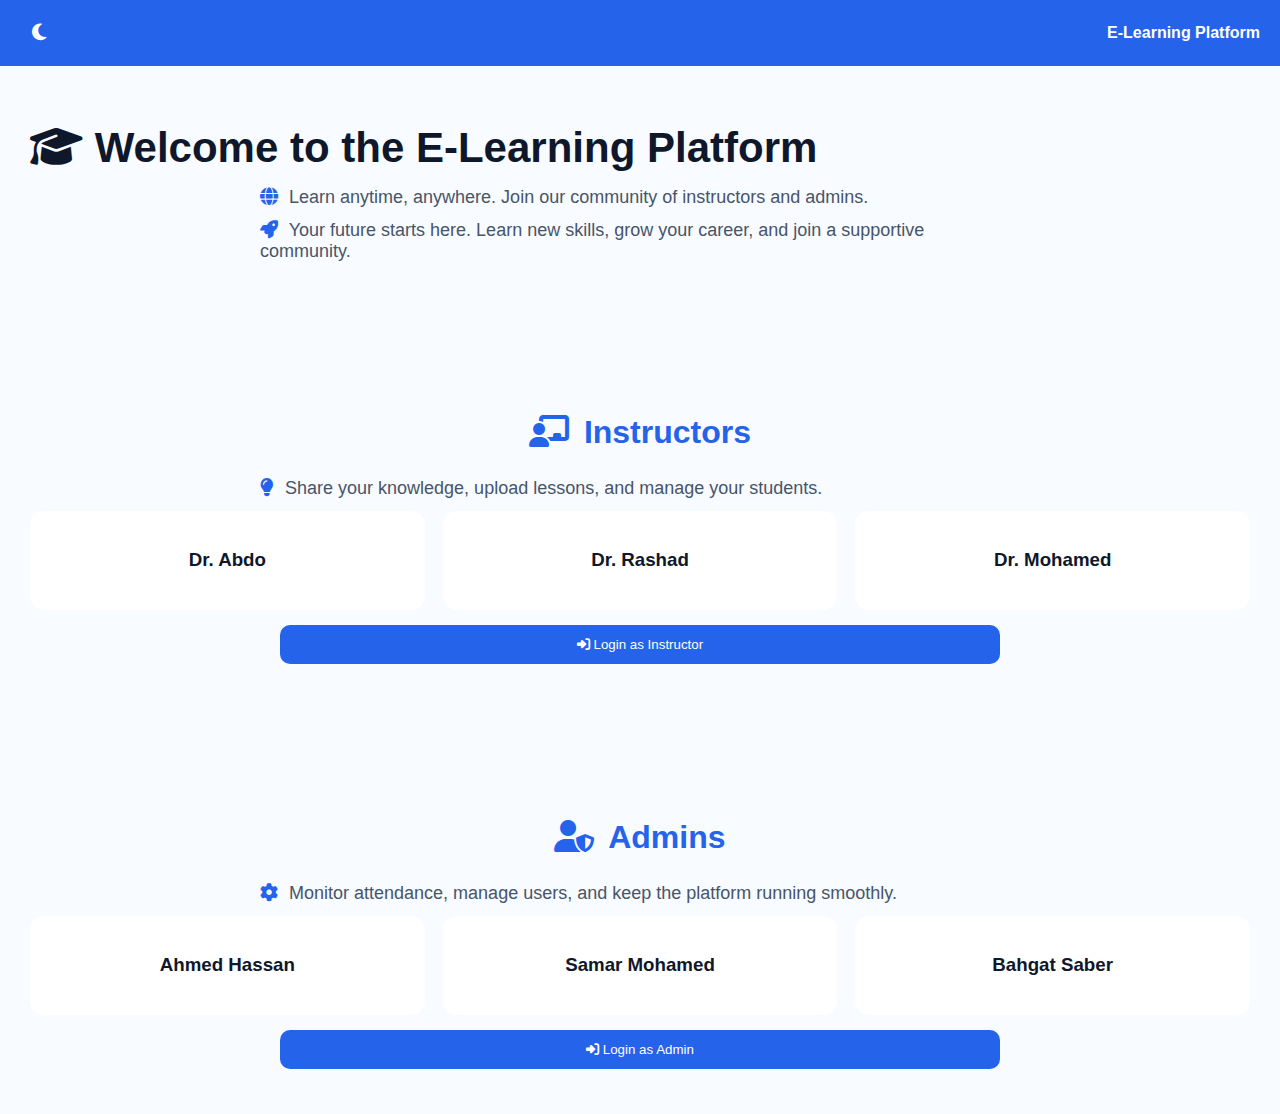
<file: final project - Copy/index.html>
<!DOCTYPE html>
<html lang="en">
<head>
<meta charset="UTF-8">
<meta name="viewport" content="width=device-width, initial-scale=1.0">
<title>E-Learning Platform</title>

<!-- CSS -->
<link rel="stylesheet" href="css/variables.css">
<link rel="stylesheet" href="css/main.css">
<link rel="stylesheet" href="css/animations.css">
<link rel="stylesheet" href="css/landing.css">

<!-- Font Awesome -->
<link rel="stylesheet" href="https://cdnjs.cloudflare.com/ajax/libs/font-awesome/6.5.0/css/all.min.css">

<style>
/* ================= Login Button Width - same as cards ================= */
.students .loginBtn,
.instructors .loginBtn,
.admins .loginBtn {
    display: block;
    width: 100%; /* نفس عرض الـ container / cards */
    max-width: 720px; /* نفس عرض الـ cards container */
    margin: 15px auto; /* مركزي */
    text-align: center;
}

/* ================= Navbar adjustments ================= */
.nav {
    display: flex;
    justify-content: space-between;
    align-items: center;
    padding: 10px 20px;
}

.nav-buttons button {
    background: none;
    border: none;
    cursor: pointer;
    font-size: 1.2rem;
}
</style>
</head>
<body>

<!-- Navbar -->
<div class="nav" id="navbar">
    <div class="nav-buttons">
        <button onclick="toggleTheme()" id="themeIcon">
            <i class="fa-solid fa-moon"></i>
        </button>
    </div>
    <b class="nav-title">E-Learning Platform</b>
</div>

<!-- Hero -->
<div class="container">
    <h1><i class="fa-solid fa-graduation-cap"></i> Welcome to the E-Learning Platform</h1>
    <p><i class="fa-solid fa-globe"></i> Learn anytime, anywhere. Join our community of instructors and admins.</p>
    <p><i class="fa-solid fa-rocket"></i> Your future starts here. Learn new skills, grow your career, and join a supportive community.</p>
</div>

<!-- Instructors -->
<div class="container instructors">
    <h2 class="section-title"><i class="fa-solid fa-chalkboard-teacher"></i> Instructors</h2>
    <p><i class="fa-solid fa-lightbulb"></i> Share your knowledge, upload lessons, and manage your students.</p>
    <div class="cards">
        <div class="card"><h3>Dr. Abdo</h3></div>
        <div class="card"><h3>Dr. Rashad</h3></div>
        <div class="card"><h3>Dr. Mohamed</h3></div>
    </div>
    <button class="loginBtn" onclick="goToLogin('instructor')">
        <i class="fa-solid fa-right-to-bracket"></i> Login as Instructor
    </button>
</div>

<!-- Admins -->
<div class="container admins">
    <h2 class="section-title"><i class="fa-solid fa-user-shield"></i> Admins</h2>
    <p><i class="fa-solid fa-gear"></i> Monitor attendance, manage users, and keep the platform running smoothly.</p>
    <div class="cards">
        <div class="card"><h3>Ahmed Hassan</h3></div>
        <div class="card"><h3>Samar Mohamed</h3></div>
        <div class="card"><h3>Bahgat Saber</h3></div>
    </div>
    <button class="loginBtn" onclick="goToLogin('admin')">
        <i class="fa-solid fa-right-to-bracket"></i> Login as Admin
    </button>
</div>

<script src="js/data.js"></script>

<script>
function goToLogin(role){
    window.location.href = "html/login page/index.html?role=" + role;
}

// Dark Mode toggle with icon
function toggleTheme(){
    document.body.classList.toggle("dark");
    document.getElementById("navbar").classList.toggle("dark");

    const icon = document.getElementById("themeIcon").firstElementChild;
    const isDark = document.body.classList.contains("dark");
    icon.className = isDark ? "fa-solid fa-sun" : "fa-solid fa-moon";

    localStorage.setItem("dark", isDark);
}

// Apply theme on load
document.addEventListener("DOMContentLoaded", () => {
    if(localStorage.getItem("dark") === "true"){
        document.body.classList.add("dark");
        document.getElementById("navbar").classList.add("dark");
        document.getElementById("themeIcon").firstElementChild.className =
            "fa-solid fa-sun";
    }
});
</script>
</body>
</html>
</file>
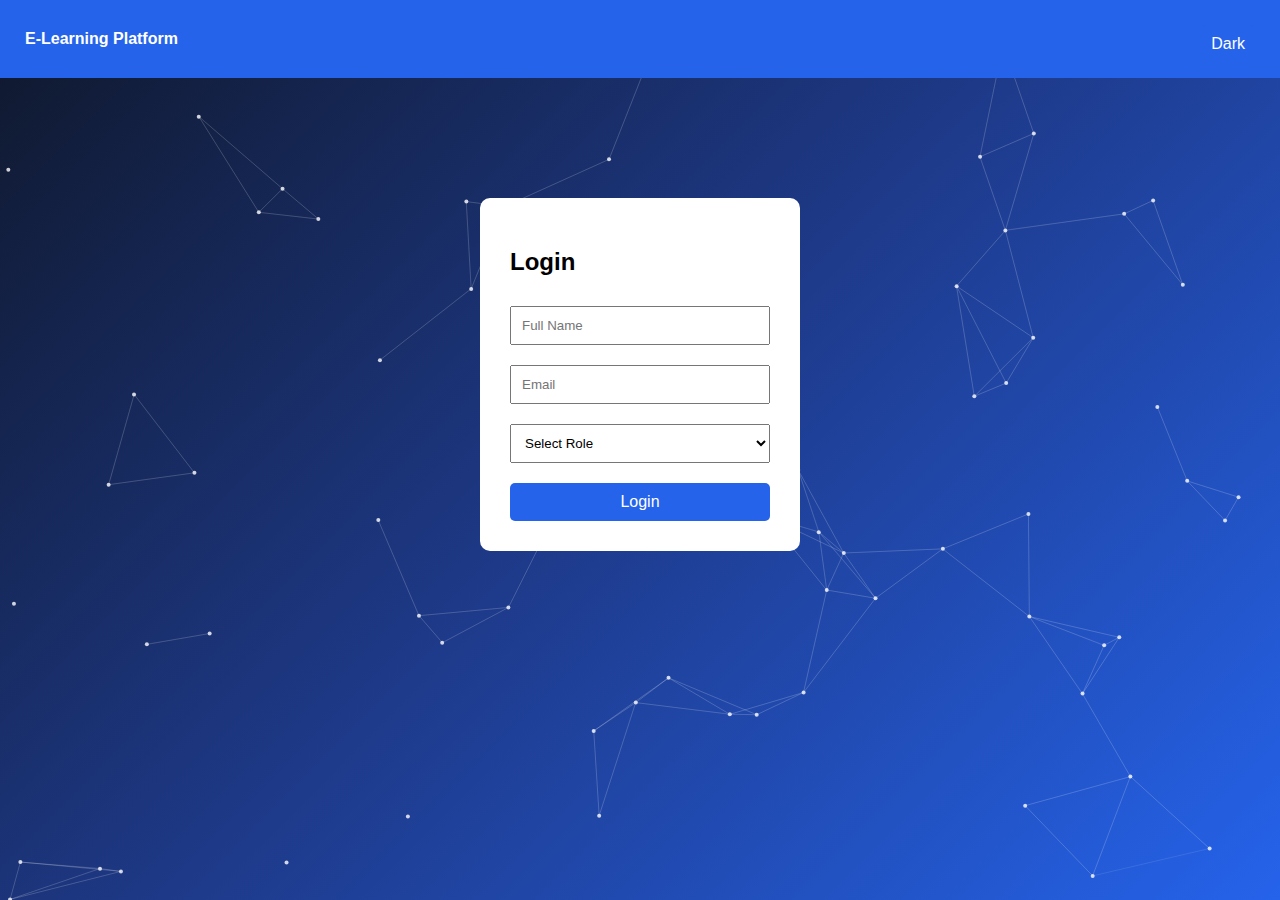
<file: final project - Copy - Copy/html/login page/index.html>
<!DOCTYPE html>
<html lang="en">
<head>
    <meta charset="UTF-8">
    <title>E-Learning Platform</title>
    <link rel="stylesheet" href="../../css/variables.css">
    <link rel="stylesheet" href="../../css/main.css">
    <link rel="stylesheet" href="../../css/animations.css">
</head>
<body>
    <div class="nav">
        <b>E-Learning Platform</b>
        <div>
            <button onclick="toggleDark()">Dark</button>
        </div>
    </div>

    <div id="login" class="login">
        <h2>Login</h2>
        <input id="name" placeholder="Full Name">
        <input id="email" placeholder="Email">
        <select id="role">
            <option value="">Select Role</option>
            <option value="student">Student</option>
            <option value="instructor">Instructor</option>
            <option value="admin">Admin</option>
        </select>
        <button onclick="login()">Login</button>
    </div>

    <script src="../../js/data.js"></script>
    <script src="../../js/auth.js"></script>
    <script src="../../js/animations.js"></script>
</body>
</html>
</file>
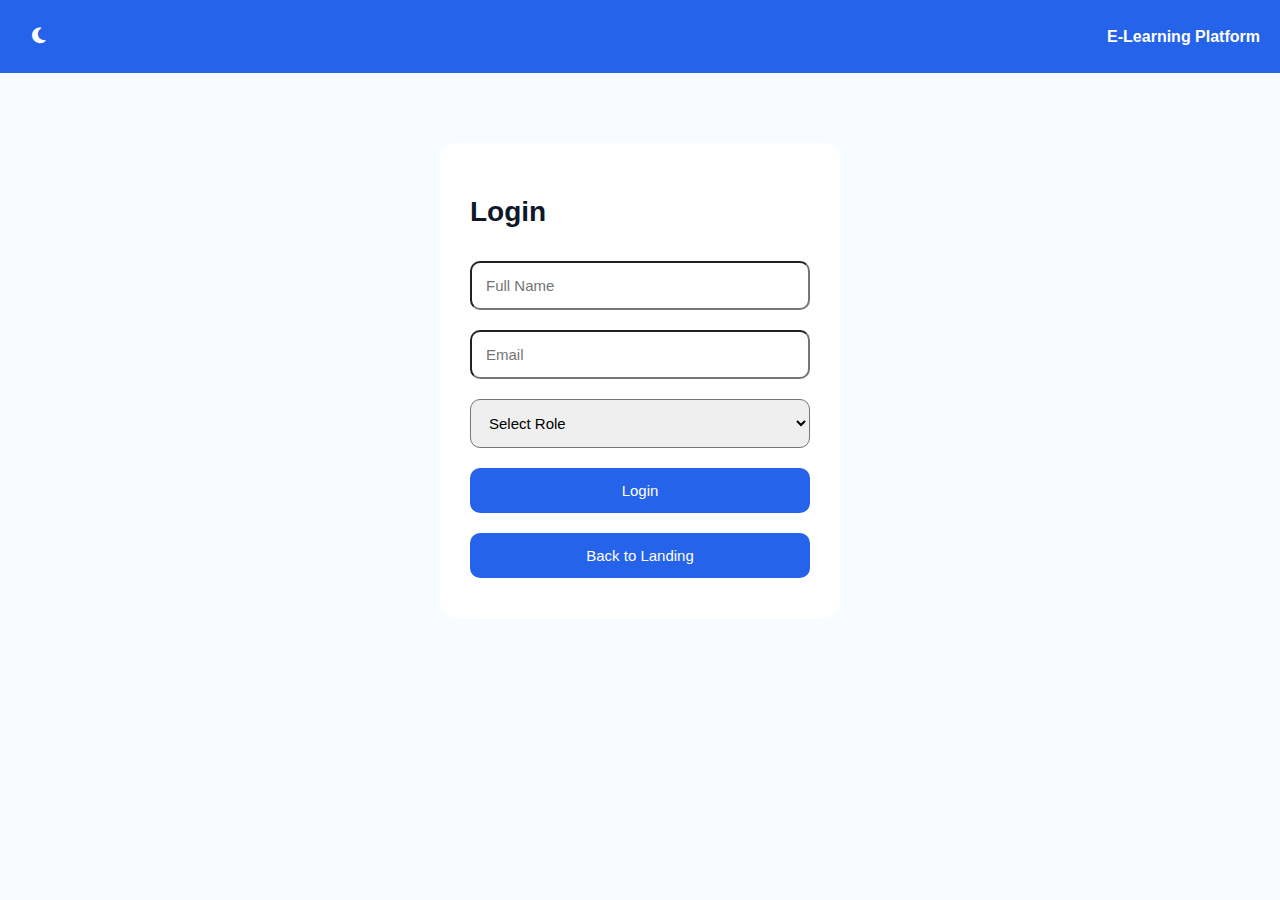
<file: final project - Copy/html/login page/index.html>
<!DOCTYPE html>
<html lang="en">
<head>
<meta charset="UTF-8">
<title>Login</title>
<meta name="viewport" content="width=device-width, initial-scale=1.0">

<link rel="stylesheet" href="../../css/variables.css">
<link rel="stylesheet" href="../../css/main.css">
<link rel="stylesheet" href="../../css/animations.css">

<!-- Font Awesome -->
<link rel="stylesheet" href="https://cdnjs.cloudflare.com/ajax/libs/font-awesome/6.5.0/css/all.min.css">
</head>
<body>

<!-- Navbar -->
<div class="nav" id="navbar">
    <div class="nav-buttons">
        <button onclick="toggleTheme()" id="themeIcon">
            <i class="fa-solid fa-moon"></i>
        </button>
    </div>
    <b class="nav-title">E-Learning Platform</b>
</div>

<!-- Login Box -->
<div class="login">
    <h2>Login</h2>
    <input id="name" placeholder="Full Name">
    <input id="email" type="email" placeholder="Email">
    <select id="role">
        <option value="">Select Role</option>
        <option value="student">Student</option>
        <option value="instructor">Instructor</option>
        <option value="admin">Admin</option>
    </select>
    <button onclick="login()">Login</button>
    <button class="backBtn" onclick="goToLanding()">Back to Landing</button>
</div>

<script src="../../js/data.js"></script>
<script src="../../js/auth.js"></script>

<script>
// Toggle Dark / Light Theme
function toggleTheme(){
    document.body.classList.toggle("dark");
    document.getElementById("navbar").classList.toggle("dark");

    const icon = document.getElementById("themeIcon").firstElementChild;
    const isDark = document.body.classList.contains("dark");

    icon.className = isDark ? "fa-solid fa-sun" : "fa-solid fa-moon";
    localStorage.setItem("dark", isDark);
}

// Apply theme on load
document.addEventListener("DOMContentLoaded", () => {
    if(localStorage.getItem("dark") === "true"){
        document.body.classList.add("dark");
        document.getElementById("navbar").classList.add("dark");
        document.getElementById("themeIcon").firstElementChild.className =
            "fa-solid fa-sun";
    }
});

// Go to Landing Page
function goToLanding(){
    window.location.href = "../../index.html";
}
</script>

</body>
</html>
</file>
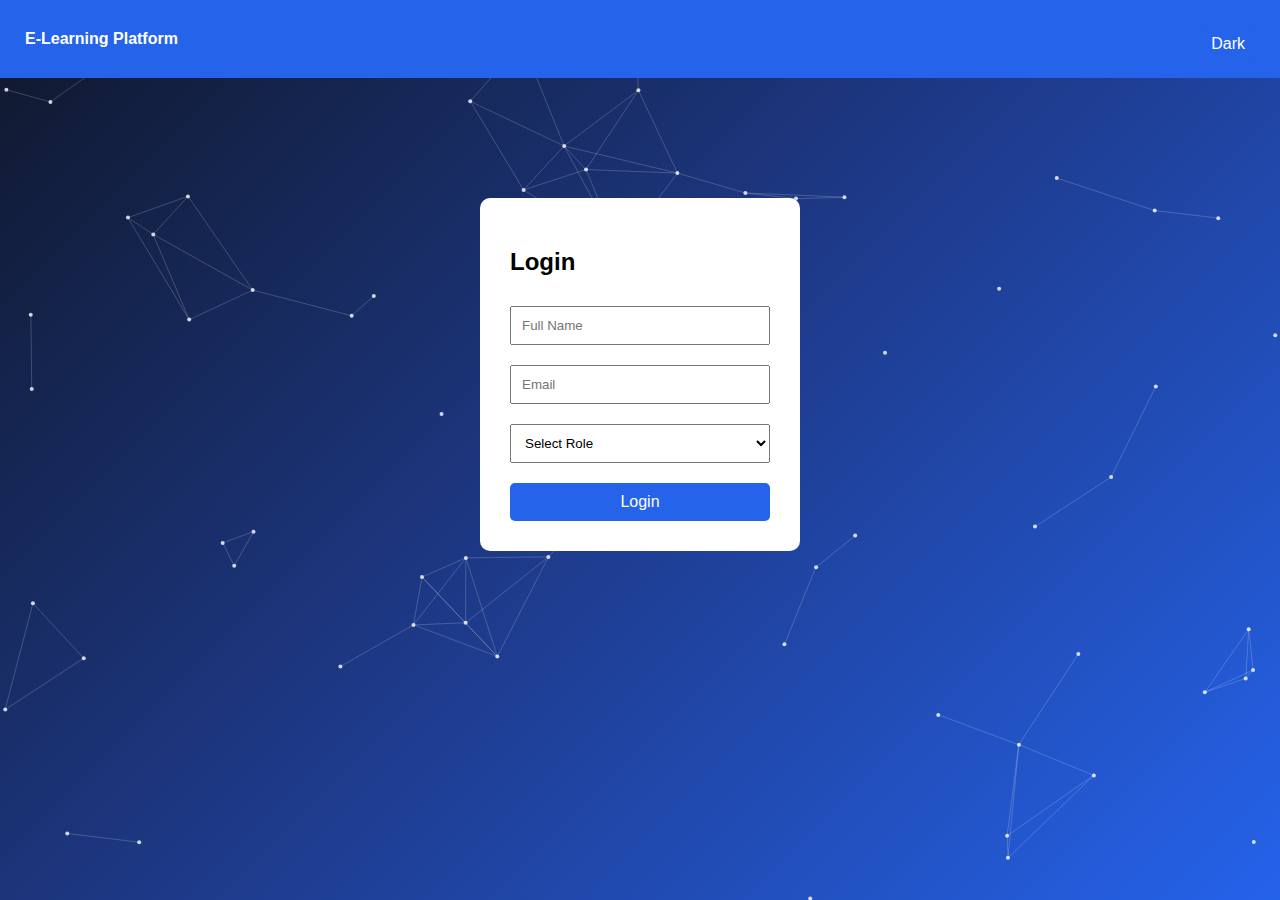
<file: final project - Copy - Copy/html/pages/admin/index.html>
<!DOCTYPE html>
<html lang="en">
<head>
    <meta charset="UTF-8">
    <title>Admin Dashboard</title>
    <link rel="stylesheet" href="../../../css/variables.css">
    <link rel="stylesheet" href="../../../css/main.css">
    <link rel="stylesheet" href="../../../css/animations.css">
</head>
<body>
    <div class="nav">
        <b>Admin Dashboard</b>
        <div>
            <button onclick="toggleDark()">Dark</button>
            <button onclick="logout()">Logout</button>
        </div>
    </div>

    <div class="container">
        <h3>Instructor Attendance</h3>
        <div class="cards" id="adminInstructors"></div>

        <h3>Student Attendance</h3>
        <div class="cards" id="adminStudents"></div>
    </div>

    <script src="../../../js/data.js"></script>
    <script src="../../../js/admin.js"></script>
    <script src="../../../js/auth.js"></script>
    <script src="../../../js/animations.js"></script>
</body>
</html>
</file>
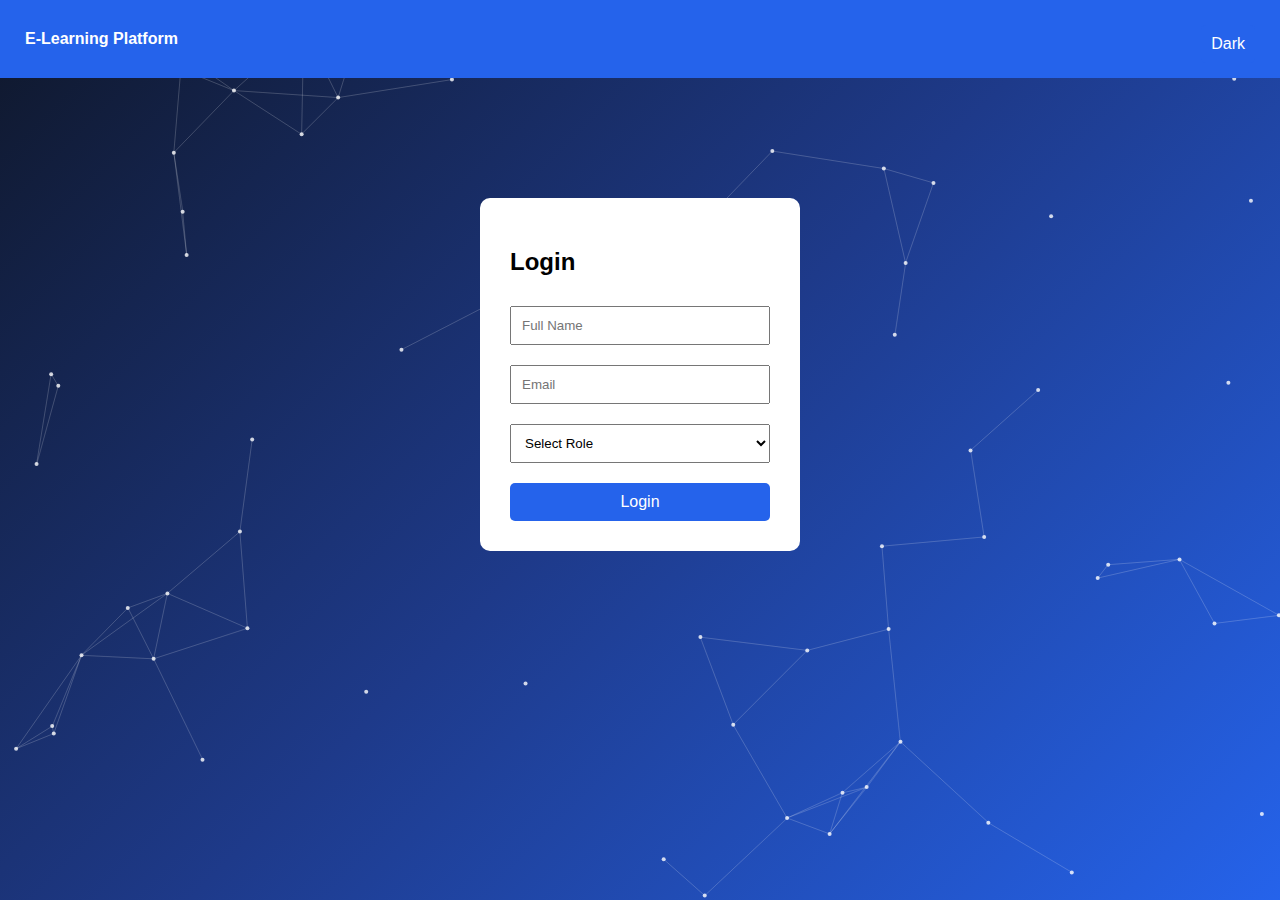
<file: final project - Copy - Copy/html/pages/instructor/index.html>
<!DOCTYPE html>
<html lang="en">
<head>
    <meta charset="UTF-8">
    <title>Instructor Dashboard</title>
    <link rel="stylesheet" href="../../../css/variables.css">
    <link rel="stylesheet" href="../../../css/main.css">
    <link rel="stylesheet" href="../../../css/animations.css">
</head>
<body>
    <div class="nav">
        <b>Instructor Dashboard</b>
        <div>
            <button onclick="toggleDark()">Dark</button>
            <button onclick="logout()">Logout</button>
        </div>
    </div>

    <div class="container">
        <div class="card">My Courses: <b>2</b></div>
        <div class="card">Students Enrolled: <b>60</b></div>
        <div class="card">Upload New Lesson</div>
        <div class="card"><b>Attendance rate first course 50/60 </b></div>
        <div class="card"><b>Attendance rate second course 60/60</b></div>
    </div>

    <script src="../../../js/data.js"></script>
    <script src="../../../js/instructor.js"></script>
    <script src="../../../js/auth.js"></script>
    <script src="../../../js/animations.js"></script>
</body>
</html>
</file>
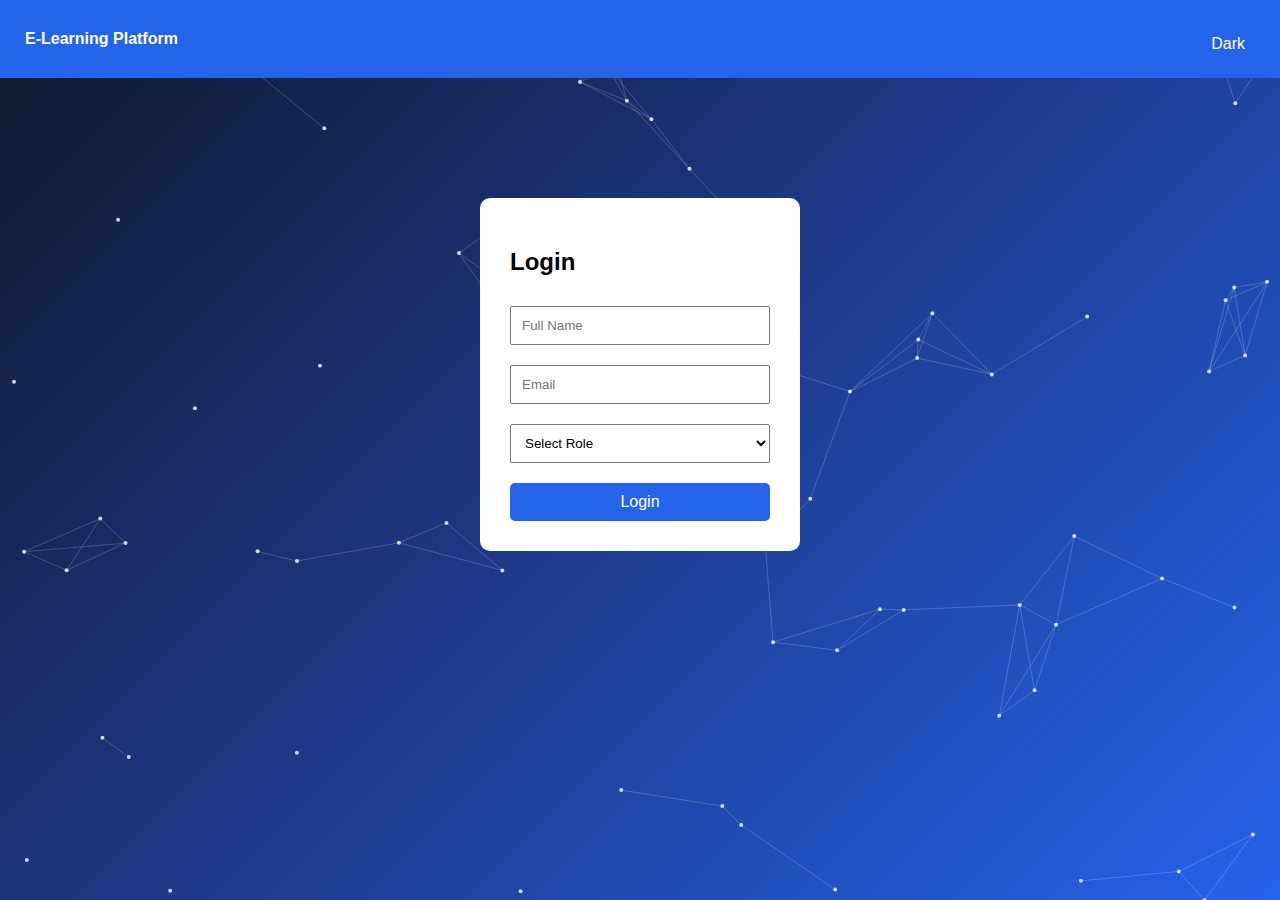
<file: final project - Copy - Copy/html/pages/student/index.html>
<!DOCTYPE html>
<html lang="en">
<head>
    <meta charset="UTF-8">
    <title>Student Dashboard</title>
    <link rel="stylesheet" href="../../../css/variables.css">
    <link rel="stylesheet" href="../../../css/main.css">
    <link rel="stylesheet" href="../../../css/animations.css">
</head>
<body>
    <canvas id="ai-bg"></canvas> <!-- الخلفية المتحركة -->

    <div class="nav">
        <b>Student Dashboard</b>
        <div>
            <button onclick="toggleDark()">Dark</button>
            <button onclick="logout()">Logout</button>
        </div>
    </div>

    <div class="container">
        <h2 id="studentTitle"></h2> <!-- Welcome + اسم الطالب -->
        <div class="cards" id="studentCourses"></div>
    </div>

    <script src="../../../js/data.js"></script>
    <script src="../../../js/student.js"></script>
    <script src="../../../js/auth.js"></script>
    <script src="../../../js/animations.js"></script>
</body>
</html>
</file>
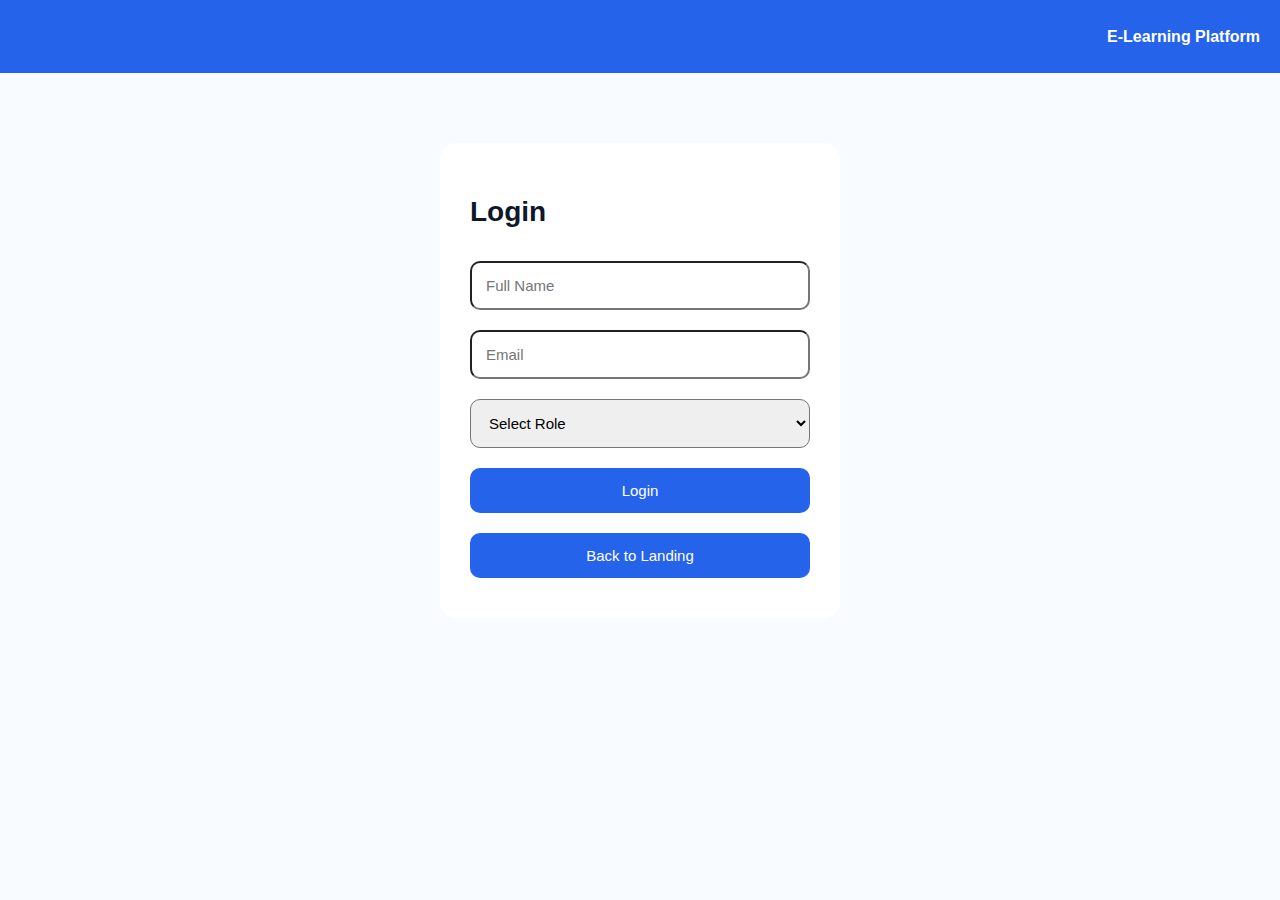
<file: final project - Copy/html/pages/admin/index.html>
<!DOCTYPE html>
<html lang="en">
<head>
    <meta charset="UTF-8">
    <title>Admin Dashboard</title>
    <meta name="viewport" content="width=device-width, initial-scale=1.0">
    <link rel="stylesheet" href="../../../css/variables.css">
    <link rel="stylesheet" href="../../../css/main.css">
    <link rel="stylesheet" href="../../../css/animations.css">
    <!-- Font Awesome -->
    <link rel="stylesheet" href="https://cdnjs.cloudflare.com/ajax/libs/font-awesome/6.5.0/css/all.min.css">
</head>
<body>

<!-- Navbar -->
<div class="nav" id="navbar">
    <div class="nav-buttons">
        <button onclick="toggleTheme()" id="themeIcon">
            <i class="fa-solid fa-moon"></i>
        </button>
        <button onclick="logout()">Logout</button>
    </div>
    <b class="nav-title">Admin Dashboard</b>
</div>

<!-- Attendance Cards -->
<div class="container">
    <h3>Instructor Attendance</h3>
    <div class="cards" id="adminInstructors"></div>

    <h3>Student Attendance</h3>
    <div class="cards" id="adminStudents"></div>
</div>

<script src="../../../js/data.js"></script>
<script src="../../../js/admin.js"></script>
<script src="../../../js/auth.js"></script>
<script src="../../../js/animations.js"></script>

<script>
// Toggle Dark / Light Theme
function toggleTheme(){
    document.body.classList.toggle("dark");
    document.getElementById("navbar").classList.toggle("dark");

    const icon = document.getElementById("themeIcon").firstElementChild;
    const isDark = document.body.classList.contains("dark");

    icon.className = isDark ? "fa-solid fa-sun" : "fa-solid fa-moon";
    localStorage.setItem("dark", isDark);
}

// Apply theme on load
window.onload = () => {
    if(localStorage.getItem("dark") === "true"){
        document.body.classList.add("dark");
        document.getElementById("navbar").classList.add("dark");
        document.getElementById("themeIcon").firstElementChild.className =
            "fa-solid fa-sun";
    }

    // Only allow admin
    const role = localStorage.getItem("role");
    if(role !== "admin"){
        window.location.href = "../../login page/index.html";
    }

    loadAttendance();
};

// Load attendance
function loadAttendance(){
    const insBox = document.getElementById("adminInstructors");
    const stuBox = document.getElementById("adminStudents");
    insBox.innerHTML = "";
    stuBox.innerHTML = "";

    attendance.instructors.forEach(i => {
        insBox.innerHTML += `
        <div class="card">
            ${i.name}<br>
            Status: <b style="color:${i.absent?'red':'green'}">
            ${i.absent?'Absent':'Present'}</b>
        </div>
        `;
    });

    attendance.students.forEach(s => {
        stuBox.innerHTML += `
        <div class="card">
            ${s.name}<br>
            Status: <b style="color:${s.absent?'red':'green'}">
            ${s.absent?'Absent':'Present'}</b>
        </div>
        `;
    });
}

// Logout
function logout(){
    localStorage.removeItem("role");
    localStorage.removeItem("name");
    window.location.replace("../../login page/index.html");
}
</script>

</body>
</html>
</file>
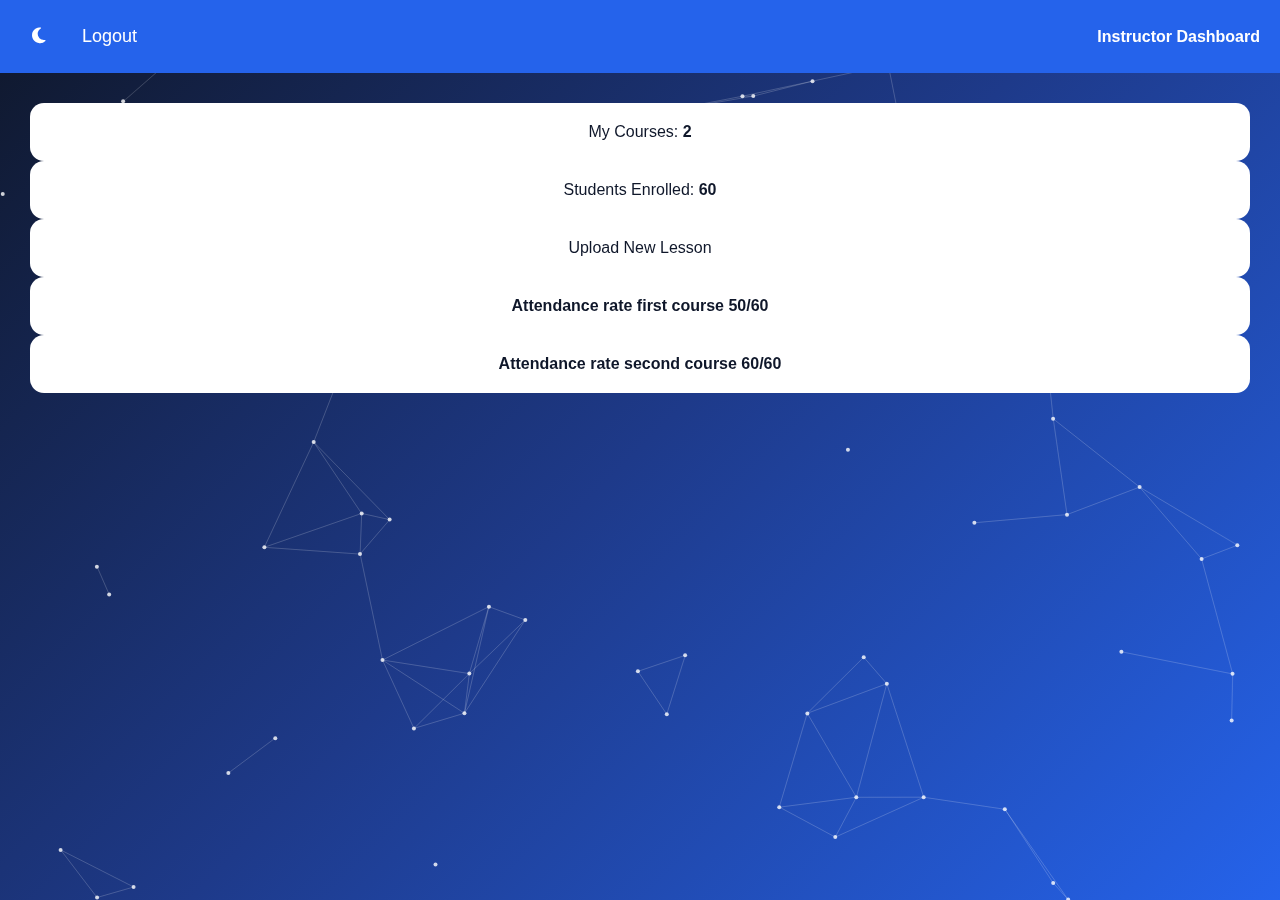
<file: final project - Copy/html/pages/instructor/index.html>
<!DOCTYPE html>
<html lang="en">
<head>
    <meta charset="UTF-8">
    <title>Instructor Dashboard</title>
    <meta name="viewport" content="width=device-width, initial-scale=1.0">
    <link rel="stylesheet" href="../../../css/variables.css">
    <link rel="stylesheet" href="../../../css/main.css">
    <link rel="stylesheet" href="../../../css/animations.css">

    <!-- Font Awesome -->
    <link rel="stylesheet" href="https://cdnjs.cloudflare.com/ajax/libs/font-awesome/6.5.0/css/all.min.css">
</head>
<body>

<!-- Navbar -->
<div class="nav" id="navbar">
    <div class="nav-buttons">
        <button onclick="toggleTheme()" id="themeIcon">
            <i class="fa-solid fa-moon"></i>
        </button>
        <button onclick="logout()">Logout</button>
    </div>
    <b class="nav-title">Instructor Dashboard</b>
</div>

<!-- Container -->
<div class="container">
    <div class="card">My Courses: <b>2</b></div>
    <div class="card">Students Enrolled: <b>60</b></div>
    <div class="card">Upload New Lesson</div>
    <div class="card"><b>Attendance rate first course 50/60</b></div>
    <div class="card"><b>Attendance rate second course 60/60</b></div>
</div>

<!-- JS -->
<script src="../../../js/data.js"></script>
<script src="../../../js/instructor.js"></script>
<script src="../../../js/auth.js"></script>
<script src="../../../js/animations.js"></script>
<script>
function toggleTheme(){
    document.body.classList.toggle("dark");
    document.getElementById("navbar").classList.toggle("dark");

    const icon = document.getElementById("themeIcon").firstElementChild;
    const isDark = document.body.classList.contains("dark");

    icon.className = isDark ? "fa-solid fa-sun" : "fa-solid fa-moon";

    localStorage.setItem("dark", isDark);
}

// Apply Dark / Light theme on page load
window.onload = () => {
    if(localStorage.getItem("dark") === "true"){
        document.body.classList.add("dark");
        document.getElementById("navbar").classList.add("dark");
        document.getElementById("themeIcon").firstElementChild.className =
            "fa-solid fa-sun";
    }
};
</script>
</body>
</html>
</file>
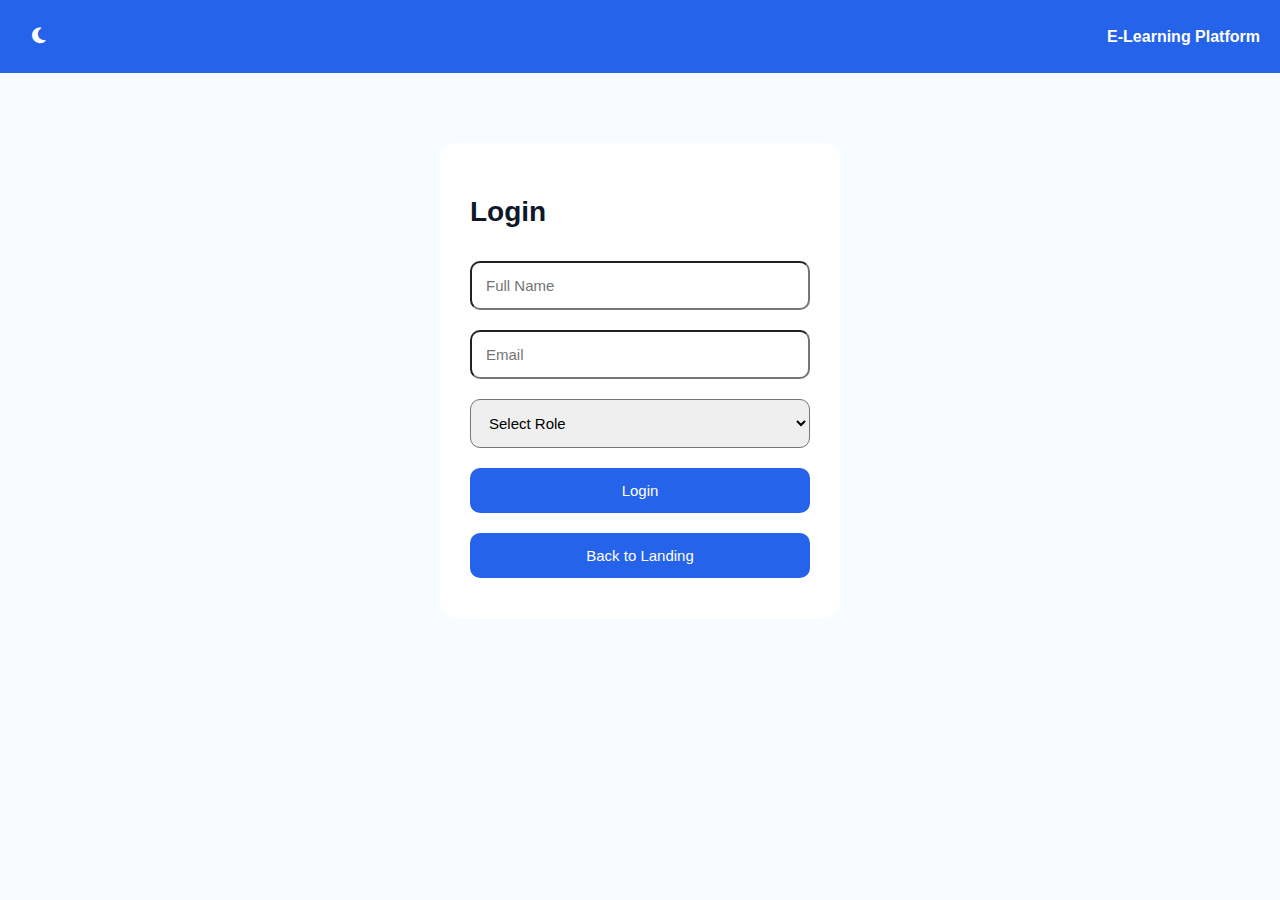
<file: final project - Copy/html/pages/student/index.html>
<!DOCTYPE html>
<html lang="en">
<head>
    <meta charset="UTF-8">
    <title>Student Dashboard</title>
    <meta name="viewport" content="width=device-width, initial-scale=1.0">
    <link rel="stylesheet" href="../../../css/variables.css">
    <link rel="stylesheet" href="../../../css/main.css">
    <link rel="stylesheet" href="../../../css/animations.css">

    <!-- Font Awesome -->
    <link rel="stylesheet" href="https://cdnjs.cloudflare.com/ajax/libs/font-awesome/6.5.0/css/all.min.css">
</head>
<body>

<!-- Navbar -->
<div class="nav" id="navbar">
    <div class="nav-buttons">
        <button onclick="toggleTheme()" id="themeIcon">
            <i class="fa-solid fa-moon"></i>
        </button>
        <button onclick="logout()">Logout</button>
    </div>
    <b class="nav-title">Student Dashboard</b>
</div>

<!-- Container -->
<div class="container">
    <h2 id="studentTitle"></h2>
    <div class="cards" id="studentCourses"></div>
</div>

<!-- JS -->
<script src="../../../js/data.js"></script>
<script src="../../../js/student.js"></script>
<script src="../../../js/auth.js"></script>
<script>
function toggleTheme(){
    document.body.classList.toggle("dark");
    document.getElementById("navbar").classList.toggle("dark");

    const icon = document.getElementById("themeIcon").firstElementChild;
    const isDark = document.body.classList.contains("dark");

    icon.className = isDark ? "fa-solid fa-sun" : "fa-solid fa-moon";

    localStorage.setItem("dark", isDark);
}

// Apply Dark / Light theme on page load
document.addEventListener("DOMContentLoaded", () => {
    if(localStorage.getItem("dark") === "true"){
        document.body.classList.add("dark");
        document.getElementById("navbar").classList.add("dark");
        document.getElementById("themeIcon").firstElementChild.className =
            "fa-solid fa-sun";
    }

    const role = localStorage.getItem("role");
    if(role !== "student"){
        window.location.href = "../../login page/index.html";
        return;
    }

    const studentTitle = document.getElementById("studentTitle");
    studentTitle.innerHTML = `
    <div class="welcome-box">
        👋 Welcome aboard!
        <br>
        Your learning journey starts here — keep going and make every step stronger than the last
    </div>
    `;

    loadCourses();
});

function loadCourses(){
    const box = document.getElementById("studentCourses");
    box.innerHTML = "";

    courses.forEach(c => {
        box.innerHTML += `
        <div class="card">
            <h3>${c.title}</h3>
            <div class="progress">
                <div style="width:${c.progress}%"></div>
            </div>
            <p>${c.progress}% completed</p>
            <button>Continue</button>
        </div>
        `;
    });
}
</script>
</body>
</html>
</file>
<file: final project - Copy/css/variables.css>
:root {
    --blue-1: #eff6ff;
    --blue-2: #bfdbfe;
    --blue-3: #2563eb;
    --blue-4: #1e3a8a;

    --main: var(--blue-3);
    --bg: #f8fbff;
    --card: #ffffff;
    --text: #0f172a;
    --subtitle: #475569;
}

body.dark {
    --bg: #0f172a;
    --card: #1e293b;
    --text: #f8fafc;
    --subtitle: #cbd5e1;
}
</file>
<file: final project - Copy/css/main.css>
/* ================== GLOBAL ================== */
* {
    box-sizing: border-box;
}

body {
    margin: 0;
    font-family: 'Roboto', sans-serif;
    background: var(--bg);
    color: var(--text);
}

/* ================== NAVBAR ================== */
.nav {
    background: var(--main);
    color: #fff;
    padding: 14px 20px;
    display: flex;
    align-items: center;
    width: 100%;
}

.nav.dark {
    background: var(--blue-4);
}

/* الشمال */
.nav-buttons {
    display: flex;
    gap: 12px;
}

/* اليمين */
.nav-title {
    margin-left: auto;   /* 👈 يخلي العنوان يمين */
    font-weight: 600;
    font-size: 16px;
}

/* أيقونات */
.nav button {
    background: transparent;
    border: none;
    color: #fff;
    font-size: 18px;
    cursor: pointer;
}

/* ================== CONTAINERS ================== */
.container {
    padding: 30px;
}

/* ================== HEADINGS ================== */
h1 {
    font-size: 40px;
    margin-bottom: 15px;
}

h2 {
    font-size: 28px;
}

p {
    font-size: 17px;
    color: var(--subtitle);
}

/* ================== LOGIN ================== */
.login {
    max-width: 400px;
    margin: 70px auto;
    background: var(--card);
    padding: 30px;
    border-radius: 16px;
}

.login input,
.login select,
.login button {
    width: 100%;
    padding: 14px;
    margin: 10px 0;
    border-radius: 10px;
    font-size: 15px;
}

/* ================== BUTTONS ================== */
button {
    background: var(--main);
    color: #fff;
    border: none;
    padding: 12px;
    border-radius: 10px;
    cursor: pointer;
}

/* ================== CARDS ================== */
.cards {
    display: grid;
    grid-template-columns: repeat(auto-fit, minmax(220px, 1fr));
    gap: 18px;
}

.card {
    background: var(--card);
    padding: 20px;
    border-radius: 14px;
    text-align: center;
}

/* ================== RESPONSIVE (كل الصفحات) ================== */
@media (max-width: 768px) {

    .container {
        padding: 20px;
    }

    h1 {
        font-size: 26px;
    }

    h2 {
        font-size: 22px;
    }

    p {
        font-size: 15px;
    }

    .login {
        margin: 50px auto;
        padding: 22px;
    }

    .cards {
        grid-template-columns: 1fr;
    }

    .nav {
        padding: 12px 16px;
    }

    .nav-title {
        font-size: 14px;
    }
}
</file>
<file: final project - Copy/css/animations.css>
#ai-bg{
    position:fixed;
    top:0; left:0;
    width:100%; height:100%;
    z-index:-1;
    background:linear-gradient(135deg,#0f172a,#1e3a8a,#2563eb);

}
</file>
<file: final project - Copy/css/landing.css>
/* ================== HERO / LANDING PAGE ================== */
body {
    font-family: 'Poppins', sans-serif;
    background: var(--bg);
    color: var(--text);
}

/* Hero section */
.container:first-of-type {
    padding: 90px 20px 70px;
    text-align: center;
}

h1 {
    font-size: 42px;
    margin-bottom: 15px;
    color: var(--text);
}

p {
    font-size: 18px;
    max-width: 760px;
    margin: 12px auto;
    color: var(--subtitle);
    opacity: 1;
}

/* Section titles */
.section-title {
    margin-top: 80px;
    font-size: 32px;
    font-weight: 600;
    text-align: center;
    color: var(--main);
}

/* Icons */
.section-title i,
.container p i {
    color: var(--main);
    margin-right: 6px;
}

/* Fonts per section */
.students { font-family: 'Poppins', sans-serif; }
.instructors { font-family: 'Montserrat', sans-serif; }
.admins { font-family: 'Roboto', sans-serif; }
</file>
<file: final project - Copy - Copy/css/variables.css>
:root{
    --main:#2563eb;
    --bg:#f1f5f9;
    --card:#ffffff;
    --text:#000;
}

.dark{
    --bg:#0f172a;
    --card:#1e293b;
    --text:#fff;
}
</file>
<file: final project - Copy - Copy/css/main.css>
*{
    box-sizing:border-box;
}

body{
    margin:0;
    font-family:Segoe UI, Arial;
    background:var(--bg);
    color:var(--text);
}

.nav{
    background:var(--main);
    color:#fff; padding:15px 25px;
    display:flex;
    justify-content:space-between;
    align-items:center;
}

button{
    width:100%;
    padding:10px;
    margin-top:10px;
    border:none;
    background:var(--main);
    color:#fff;
    cursor:pointer;
    border-radius:5px;
    font-size:16px;
}


.login{ 
    width:320px;
    margin:120px auto;
    background:var(--card);
    padding:30px;
    border-radius:10px;
    backdrop-filter: blur(12px);
}

.dark .login{ 
    background: rgba(30,41,59,0.85);
}

input,select{ 
    width:100%;
    padding:10px; 
    margin:10px 0;
}

.container{ 
    padding:30px; 
}

.cards{ 
    display:grid; 
    grid-template-columns:repeat(auto-fit,minmax(220px,1fr)); 
    gap:20px; 
}

.card{ 
    background:var(--card); 
    padding:20px; 
    border-radius:10px; 
}

.hidden{
    display:none;
}

.progress{ 
    background:#cbd5f5; 
    height:8px; border-radius:5px; 
    overflow:hidden; 
}

.progress div{ 
    background:var(--main); 
    height:100%; 
}
</file>
<file: final project - Copy - Copy/css/animations.css>
#ai-bg{
    position:fixed;
    top:0; left:0;
    width:100%; height:100%;
    z-index:-1;
    background:linear-gradient(135deg,#0f172a,#1e3a8a,#2563eb);

}
</file>
